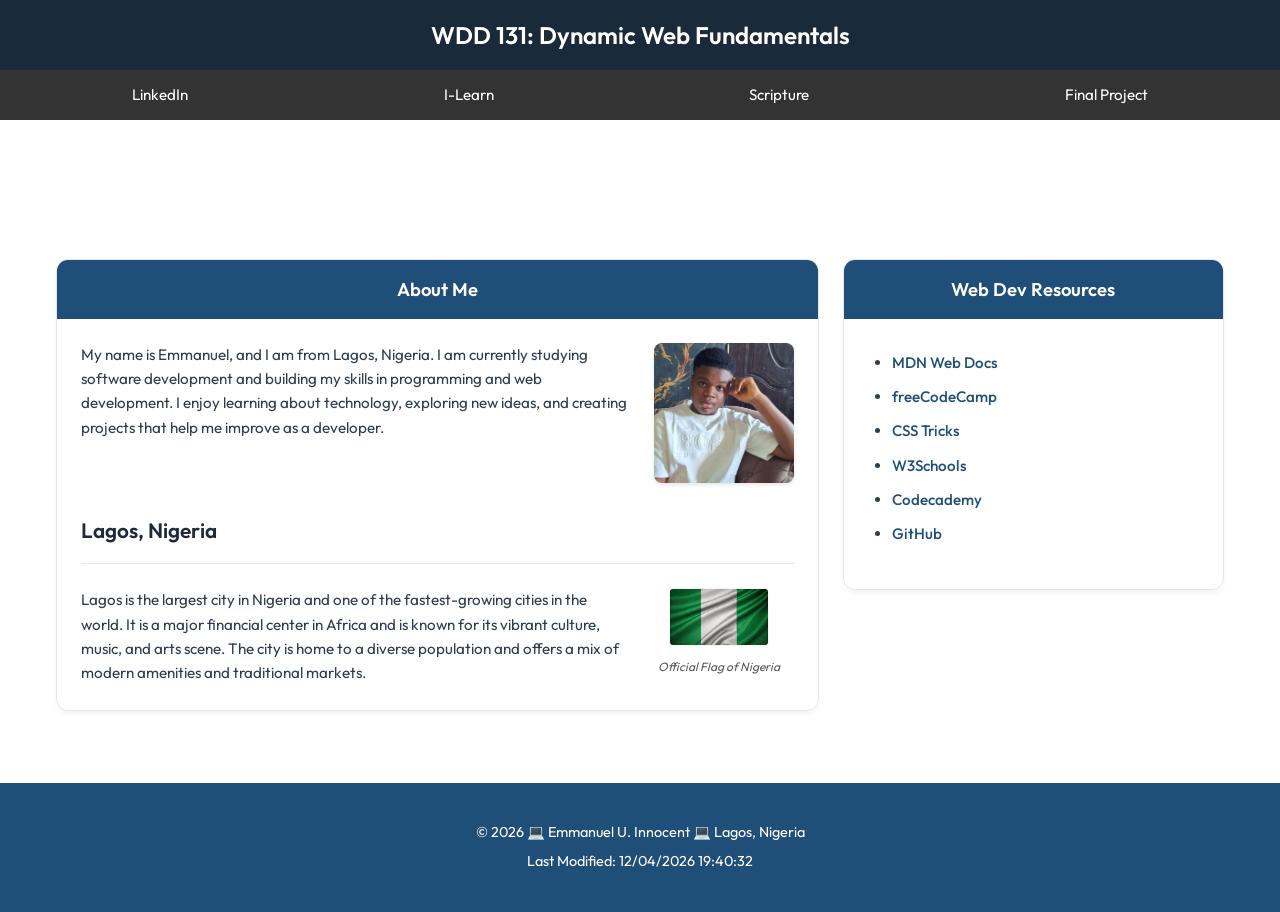
<file: index.html>
<!DOCTYPE html>
<html lang="en">
<head>
    <meta charset="UTF-8">
    <meta name="author" content="Emmanuel U. Innocent">
    <meta name="description" content="Learn about Emmanuel U. Innocent, his background in Lagos, Nigeria, and his journey into web development through WDD 131.">
    <meta name="viewport" content="width=device-width, initial-scale=1.0">
    <title>WDD 131: Dynamic Web Fundamentals - Emmanuel U. Innocent</title>
    <link rel="preconnect" href="https://fonts.googleapis.com">
    <link rel="preconnect" href="https://fonts.gstatic.com" crossorigin>
    <link href="https://fonts.googleapis.com/css2?family=Outfit:wght@400;500;600;700&display=swap" rel="stylesheet">
    <link rel="stylesheet" href="styles/base.css">
    <script src="scripts/getdates.js" defer></script>
</head>
<body>
  <header>
    <h1>WDD 131: Dynamic Web Fundamentals</h1>
  </header>
  <nav>
    <a href="https://www.linkedin.com/" target="_blank" rel="noopener noreferrer">LinkedIn</a>
    <a href="https://ilearn.byui.edu/" target="_blank" rel="noopener noreferrer">I-Learn</a>
    <a href="https://www.churchofjesuschrist.org/study/scriptures" target="_blank" rel="noopener noreferrer">Scripture</a>
    <a href="#resources">Final Project</a>
  </nav>
  <main>
    <h1>Emmanuel U. Innocent</h1>
    <div class="holy-grail-grid">
      <section class="card about-card" id="about">
        <h2>About Me</h2>
        <div class="card-content">
          <div class="profile-holygrail">
            <p>My name is Emmanuel, and I am from Lagos, Nigeria. I am currently studying software development and building my skills in programming and web development. I enjoy learning about technology, exploring new ideas, and creating projects that help me improve as a developer.</p>
            <div class="bio-photo">
              <img src="images/profile.jpg" alt="Portrait of Emmanuel U. Innocent">
            </div>
          </div>
          <h4>Lagos, Nigeria</h4>
          <div class="country-holygrail">
            <p>Lagos is the largest city in Nigeria and one of the fastest-growing cities in the world. It is a major financial center in Africa and is known for its vibrant culture, music, and arts scene. The city is home to a diverse population and offers a mix of modern amenities and traditional markets.</p>
            <div class="country-flag">
              <figure>
                <img src="images/flag.jpg" alt="Flag of Nigeria">
                <figcaption>Official Flag of Nigeria</figcaption>
              </figure>
            </div>
          </div>
        </div>
      </section>
      
      <section class="card resources-card" id="resources">
        <h2>Web Dev Resources</h2>
        <div class="card-content">
          <ul>
            <li><a href="https://developer.mozilla.org/" target="_blank" rel="noopener noreferrer">MDN Web Docs</a></li>
            <li><a href="https://www.freecodecamp.org/" target="_blank" rel="noopener noreferrer">freeCodeCamp</a></li>
            <li><a href="https://css-tricks.com/" target="_blank" rel="noopener noreferrer">CSS Tricks</a></li>
            <li><a href="https://www.w3schools.com/" target="_blank" rel="noopener noreferrer">W3Schools</a></li>
            <li><a href="https://www.codecademy.com/" target="_blank" rel="noopener noreferrer">Codecademy</a></li>
            <li><a href="https://github.com/" target="_blank" rel="noopener noreferrer">GitHub</a></li>
          </ul>
        </div>
      </section>
    </div>
  </main>

  <footer>
    <p>&copy; <span id="currentyear"></span> 💻 Emmanuel U. Innocent 💻 Lagos, Nigeria</p>
    <p id="lastModified"></p>
  </footer>
</body>
</html>
</file>
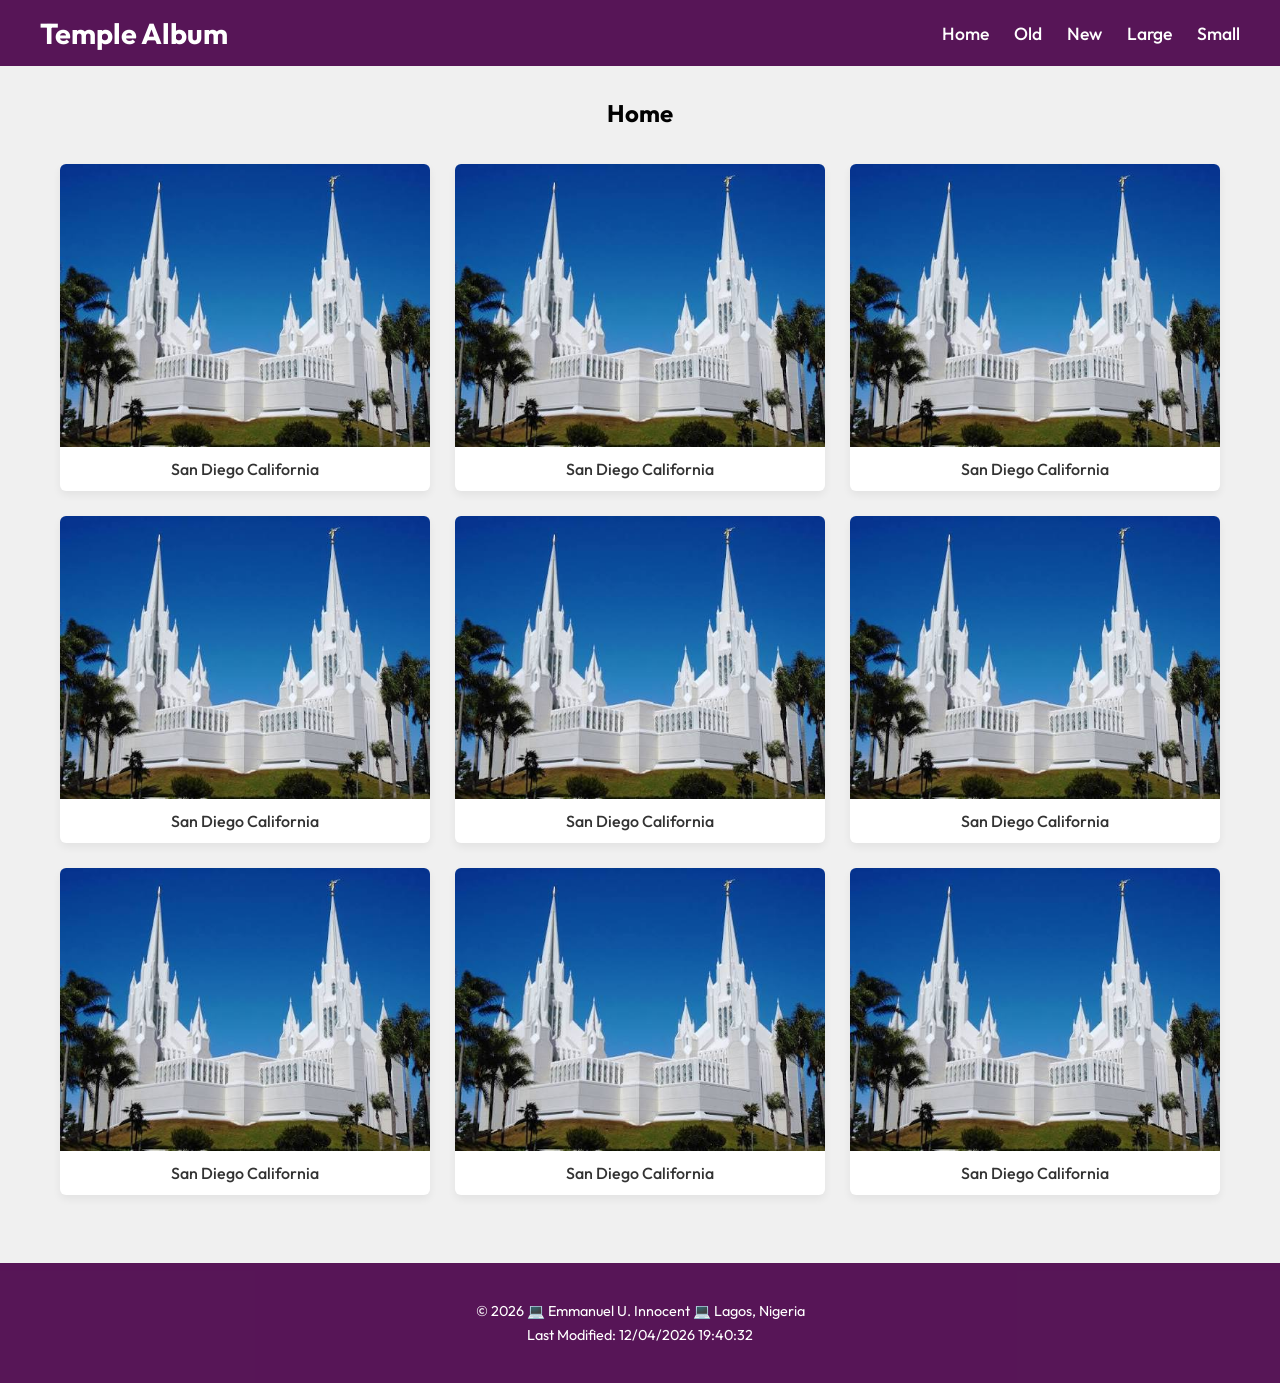
<file: temples.html>
<!DOCTYPE html>
<html lang="en">
<head>
  <meta charset="UTF-8">
  <meta name="viewport" content="width=device-width, initial-scale=1.0">
  <meta name="description" content="Explore a collection of beautiful temples from around the world in this responsive Temple Album.">
  <meta name="author" content="Emmanuel U. Innocent">
  <link rel="preconnect" href="https://fonts.googleapis.com">
  <link rel="preconnect" href="https://fonts.gstatic.com" crossorigin>
  <link href="https://fonts.googleapis.com/css2?family=Outfit:wght@400;500;600;700&display=swap" rel="stylesheet">
  <link rel="stylesheet" href="styles/temples.css">
  <link rel="stylesheet" href="styles/temples-large.css">
  <script src="scripts/temples.js" defer></script>
  <title>Temple Album</title>
</head>
<body>
  <header>
    <h1>Temple Album</h1>
    <button id="menu-toggle" aria-label="Toggle Menu">☰</button>
    <nav id="nav-menu">
      <ul>
        <li><a href="#">Home</a></li>
        <li><a href="#">Old</a></li>
        <li><a href="#">New</a></li>
        <li><a href="#">Large</a></li>
        <li><a href="#">Small</a></li>
      </ul>
    </nav>
  </header>
  <main>
    <h2>Home</h2>
    <div id="temple-grid">
    </div>
  </main>
  <footer>
    <p>&copy; <span id="currentyear"></span> 💻 Emmanuel U. Innocent 💻 Lagos, Nigeria</p>
    <p id="lastModified"></p>
  </footer>
</body>
</html>
</file>
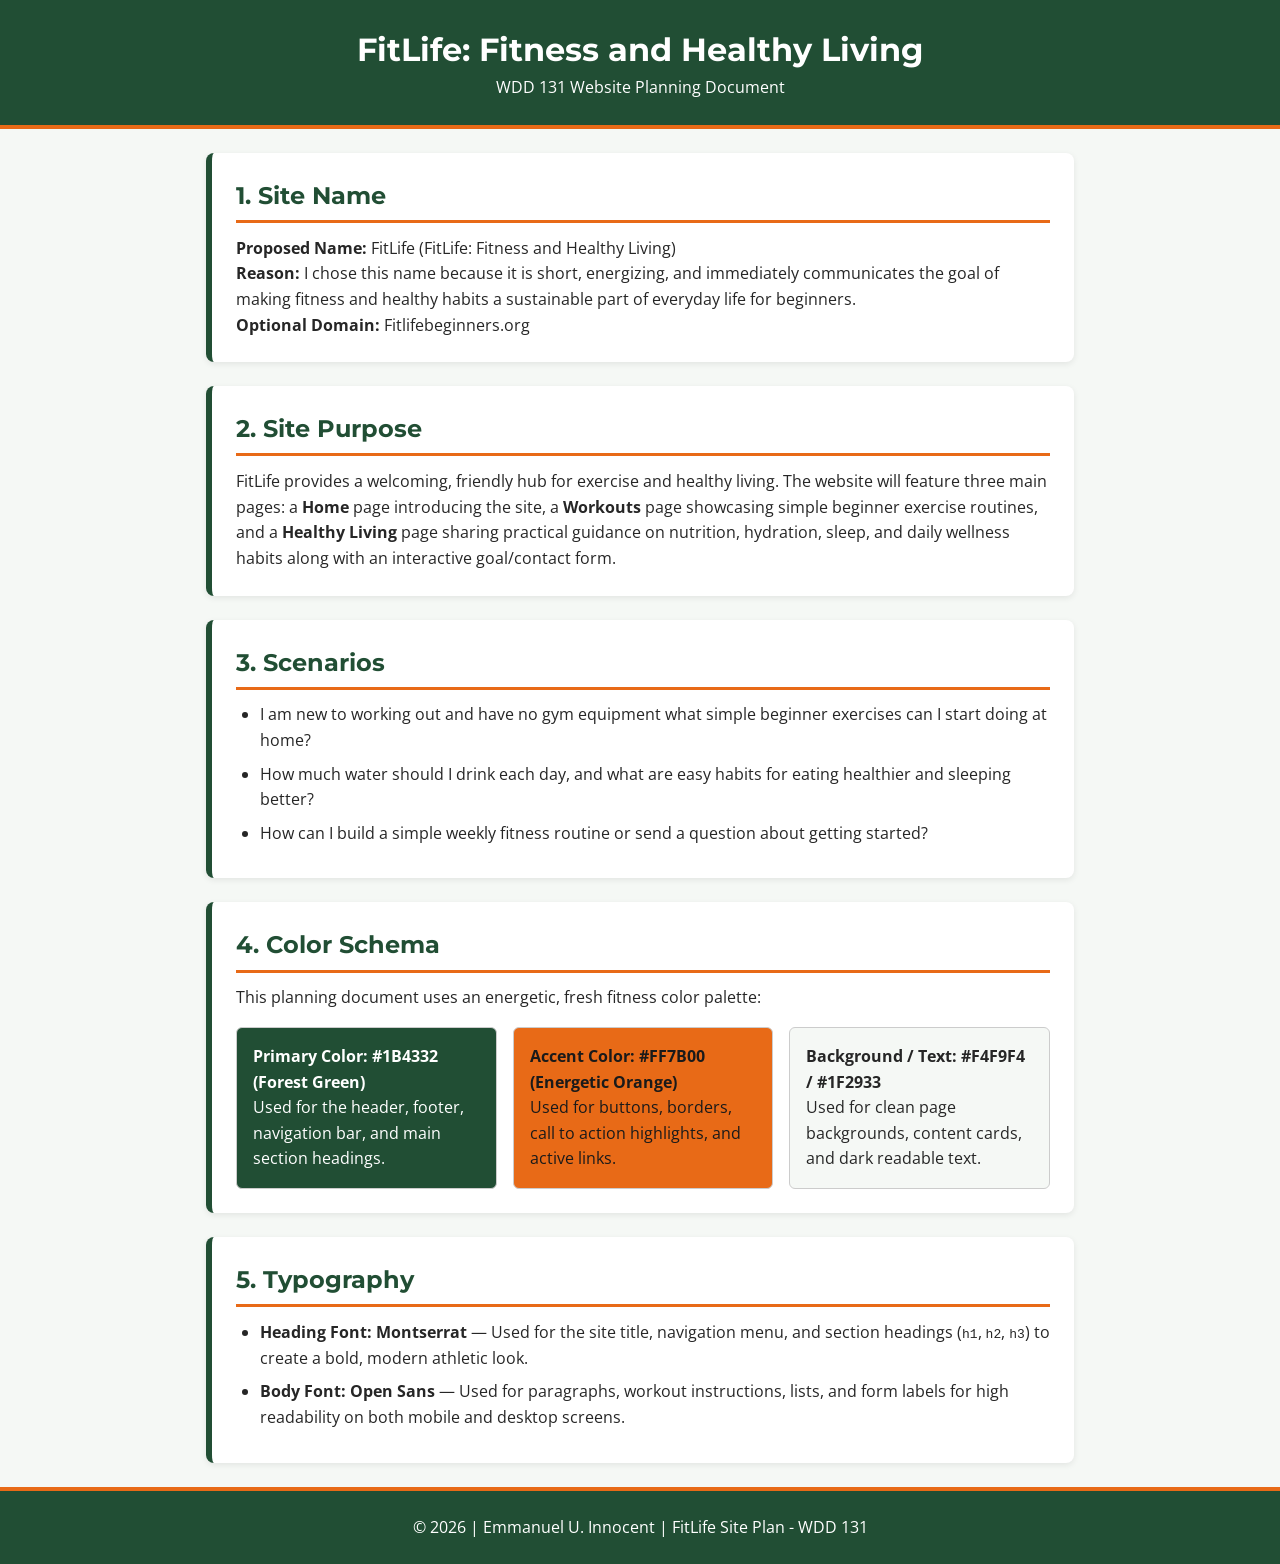
<file: project/siteplan.html>
<!DOCTYPE html>
<html lang="en">
<head>
    <meta charset="UTF-8">
    <meta name="viewport" content="width=device-width, initial-scale=1.0">
    <title>FitLife Website Site Plan</title>
    <meta name="description" content="Website planning document for FitLife: Fitness and Healthy Living.">
    <meta name="author" content="Emmanuel U. Innocent">
    <link rel="preconnect" href="https://fonts.googleapis.com">
    <link rel="preconnect" href="https://fonts.gstatic.com" crossorigin>
    <link href="https://fonts.googleapis.com/css2?family=Montserrat:wght@600;700&family=Open+Sans:wght@400;600&display=swap" rel="stylesheet">
    <link rel="stylesheet" href="styles/siteplan.css">
</head>
<body>
    <header>
      <h1>FitLife: Fitness and Healthy Living</h1>
      <p>WDD 131 Website Planning Document</p>
    </header>
    <main>
    <section>
      <h2>1. Site Name</h2>
      <p><strong>Proposed Name:</strong> FitLife (FitLife: Fitness and Healthy Living)</p>
      <p><strong>Reason:</strong> I chose this name because it is short, energizing, and immediately communicates the goal of making fitness and healthy habits a sustainable part of everyday life for beginners.</p>
      <p><strong>Optional Domain:</strong> Fitlifebeginners.org</p>
    </section>
    <section>
      <h2>2. Site Purpose</h2>
      <p>FitLife provides a welcoming, friendly hub for exercise and healthy living. The website will feature three main pages: a <strong>Home</strong> page introducing the site, a <strong>Workouts</strong> page showcasing simple beginner exercise routines, and a <strong>Healthy Living</strong> page sharing practical guidance on nutrition, hydration, sleep, and daily wellness habits along with an interactive goal/contact form.</p>
    </section>
    <section>
      <h2>3. Scenarios</h2>
      <ul>
        <li>I am new to working out and have no gym equipment what simple beginner exercises can I start doing at home?</li>
        <li>How much water should I drink each day, and what are easy habits for eating healthier and sleeping better?</li>
        <li>How can I build a simple weekly fitness routine or send a question about getting started?</li>
      </ul>
    </section>
    <section>
      <h2>4. Color Schema</h2>
      <p>This planning document uses an energetic, fresh fitness color palette:</p>
      <div class="color-grid">
      <div class="color-box primary">
        <strong>Primary Color: #1B4332 (Forest Green)</strong><br>
        Used for the header, footer, navigation bar, and main section headings.
      </div>
      <div class="color-box secondary">
        <strong>Accent Color: #FF7B00 (Energetic Orange)</strong><br>
        Used for buttons, borders, call to action highlights, and active links.
      </div>
      <div class="color-box background">
        <strong>Background / Text: #F4F9F4 / #1F2933</strong><br>
        Used for clean page backgrounds, content cards, and dark readable text.
      </div>
      </div>
    </section>
    <section>
      <h2>5. Typography</h2>
      <ul>
        <li><strong>Heading Font: Montserrat</strong> — Used for the site title, navigation menu, and section headings (<code>h1</code>, <code>h2</code>, <code>h3</code>) to create a bold, modern athletic look.</li>
        <li><strong>Body Font: Open Sans</strong> — Used for paragraphs, workout instructions, lists, and form labels for high readability on both mobile and desktop screens.</li>
      </ul>
    </section>
    </main>
    <footer>
        <p>&copy; 2026 | Emmanuel U. Innocent | FitLife Site Plan - WDD 131</p>
    </footer>
</body>
</html>
</file>
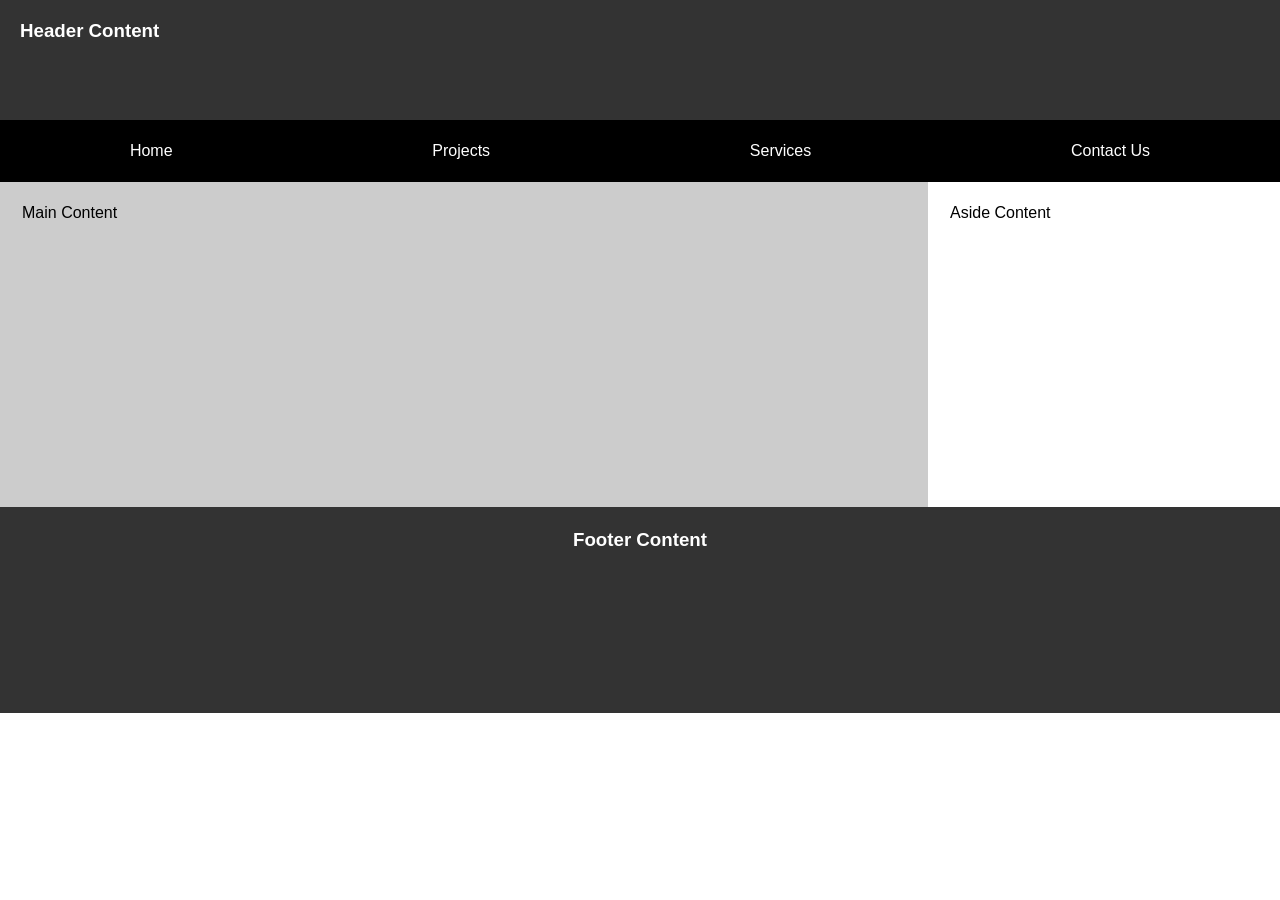
<file: week01/basic-layout.html>
<!DOCTYPE html>
<html lang="en">
<head>
    <meta charset="UTF-8">
    <meta name="viewport" content="width=device-width, initial-scale=1.0">
    <title>Holy Grail Layout</title>
    <link rel="stylesheet" href="styles/layout.css">
</head>
<body>
    <header>
        <h3>Header Content</h3>
    </header>
    <nav>
        <a href="#">Home</a>
        <a href="#">Projects</a>
        <a href="#">Services</a>
        <a href="#">Contact Us</a>
    </nav>
    <div class="content">
        <main>
            <p>Main Content</p>
        </main>

        <aside>
            <p>Aside Content</p>
        </aside>
    </div>
    <footer>
        <h3>Footer Content</h3>
    </footer>
</body>
</html>
</file>
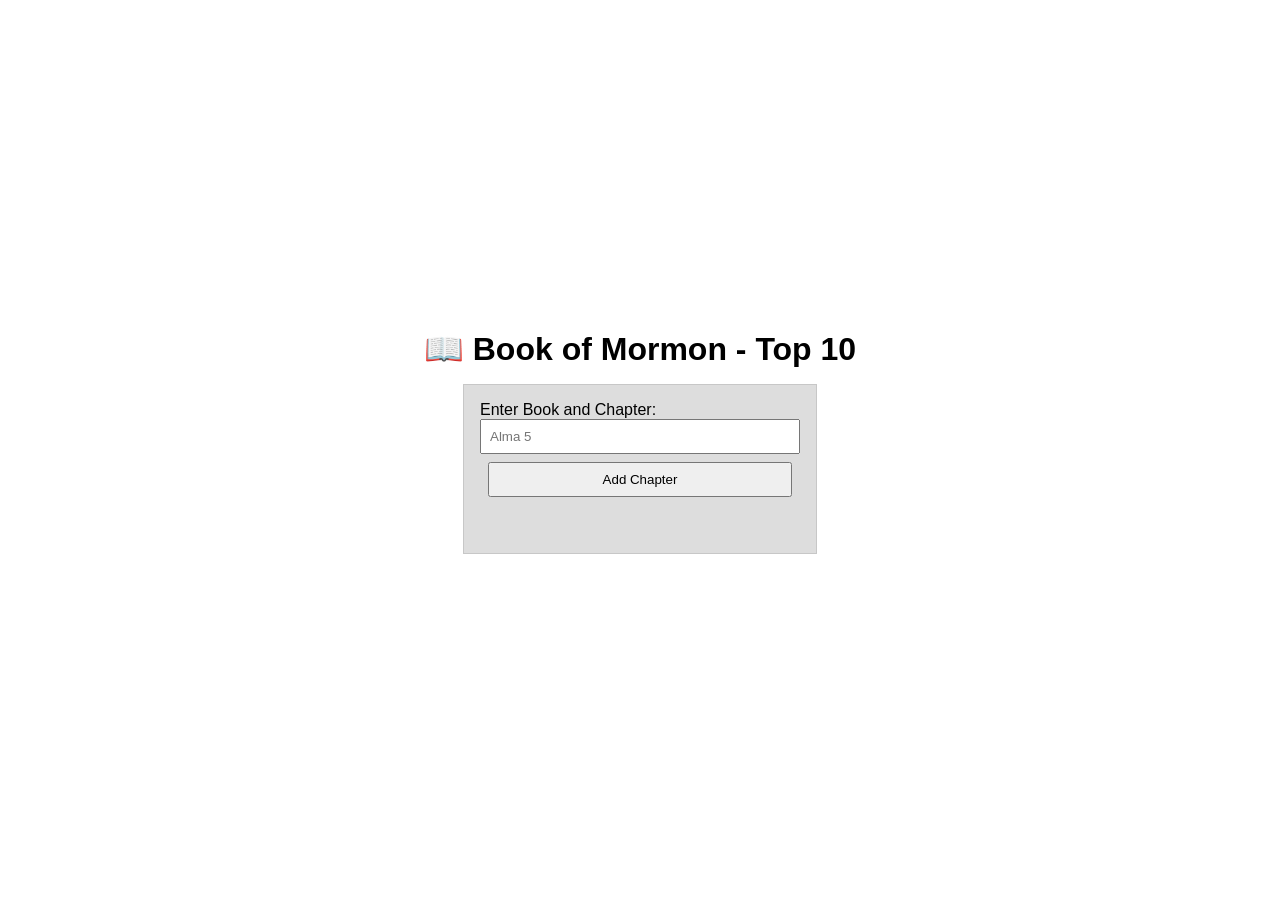
<file: week02/bom.html>
<!DOCTYPE html>
<html lang="en">
<head>
  <meta charset="UTF-8">
  <meta name="viewport" content="width=device-width, initial-scale=1.0">
  <link rel="stylesheet" href="styles/bom.css">
  <script src="scripts/bom.js" defer></script>
  <title>Document</title>
</head>
<body>
  <h1>📖 Book of Mormon - Top 10</h1>
<main>
	<label for="favchap">Enter Book and Chapter: </label>
	<input type="text" id="favchap" placeholder="Alma 5">
	<button type="submit">Add Chapter</button>
	<ul id="list"></ul>
</main>
</body>
</html>
</file>
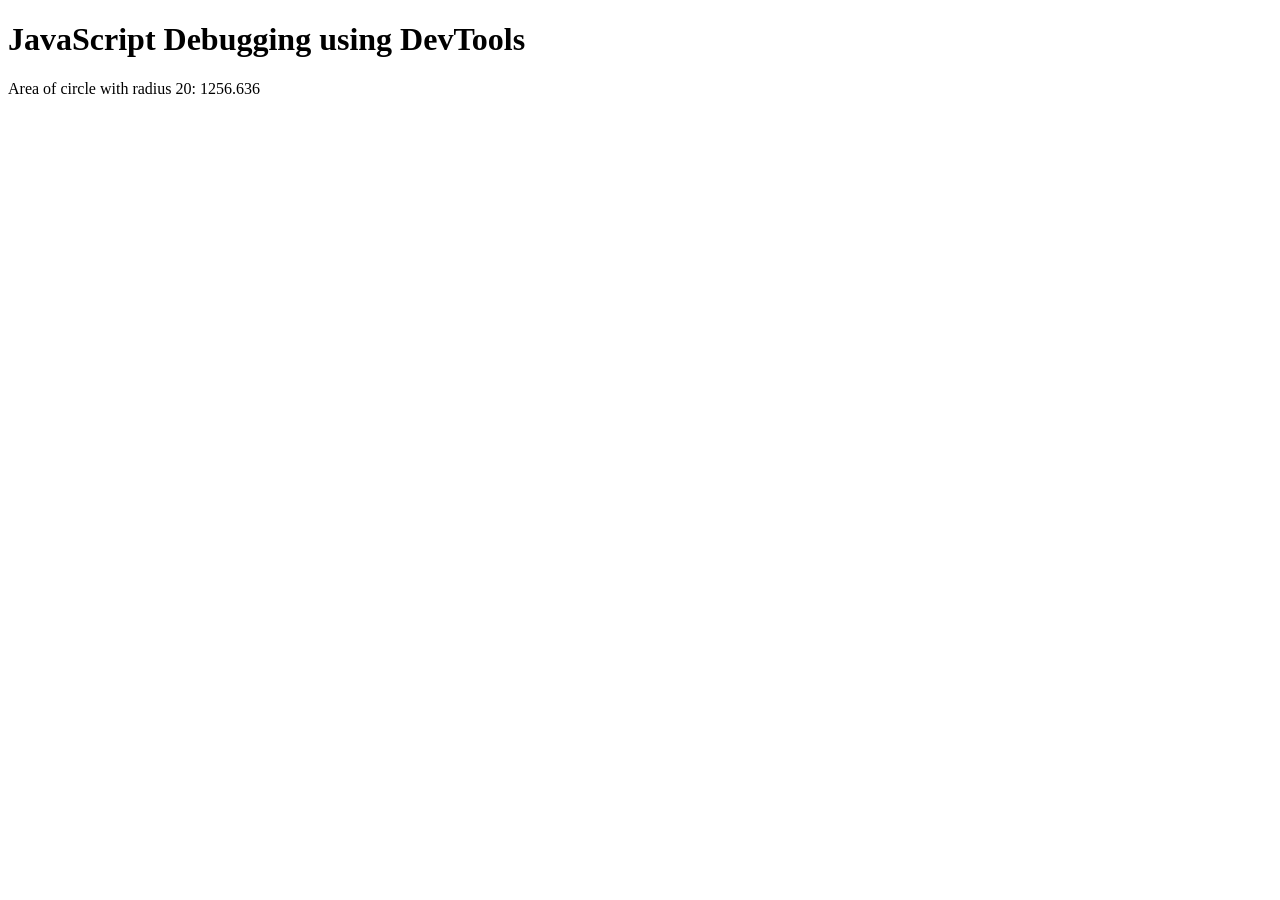
<file: week02/debugging.html>
<!DOCTYPE html>
<html lang="en">
<head>
  <meta charset="UTF-8">
  <meta name="viewport" content="width=device-width, initial-scale=1.0">
  <script src="scripts/debugging.js" defer></script>
  <title>Debugging Activity</title>
</head>
<body>
  <h1>JavaScript Debugging using DevTools</h1>
  <p>Area of circle with radius <span id="radius"></span>: <span id="area"></span></p>
</body>
</html>
</file>
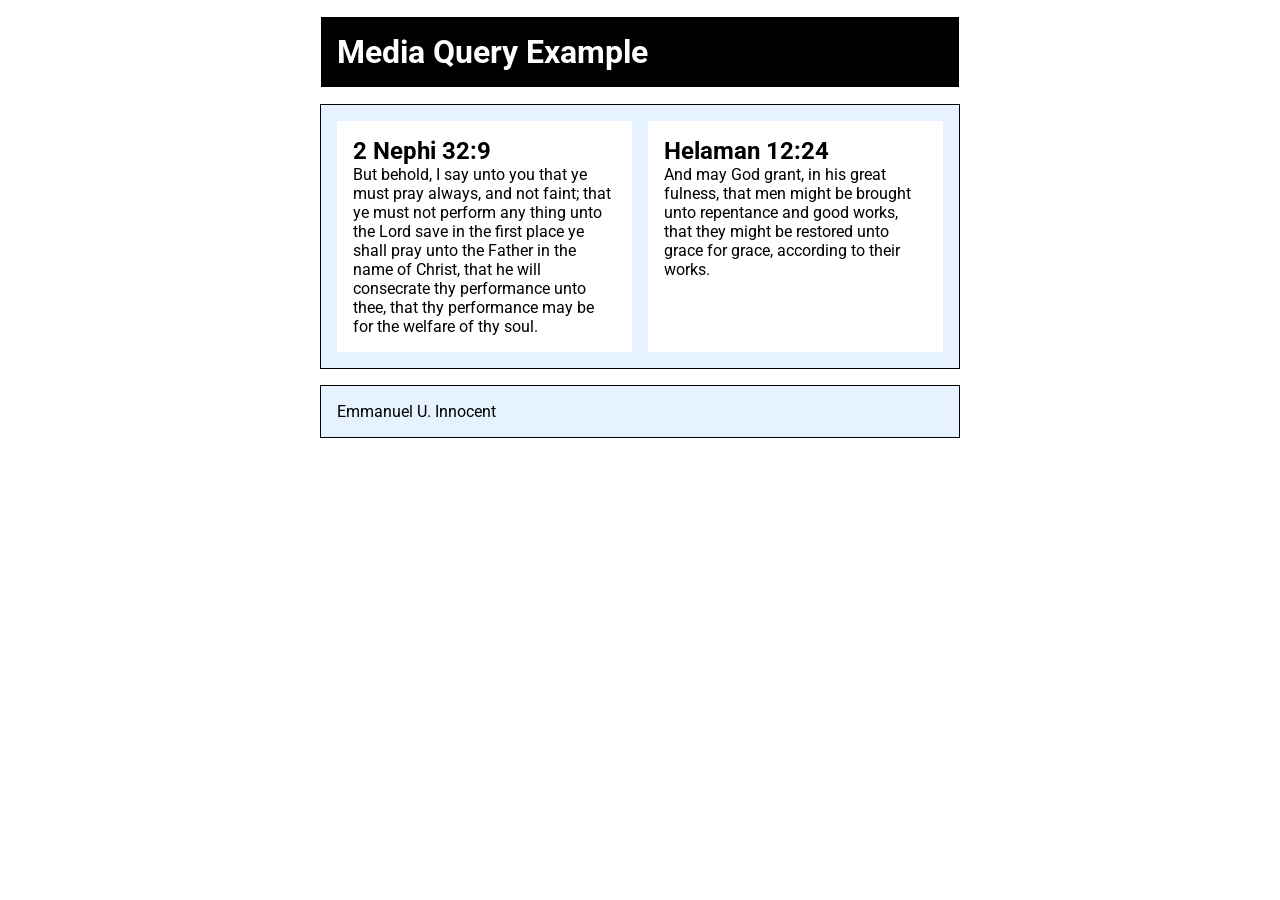
<file: week02/media-query.html>
<!DOCTYPE html>
<html lang="en">
<head>
  <meta charset="utf-8">
  <meta name="viewport" content="width=device-width, initial-scale=1.0">
  <title>WDD 131 – Media Query Example</title>
  <meta name="description" content=".">
  <meta name="author" content="[Emmanuel Uwana Innocent]">
  <link rel="preconnect" href="https://fonts.googleapis.com">
  <link rel="preconnect" href="https://fonts.gstatic.com" crossorigin>
  <link href="https://fonts.googleapis.com/css2?family=Roboto&display=swap" rel="stylesheet">
  <link rel="stylesheet" href="styles/media-query.css">
  <link rel="stylesheet" href="styles/media-query-large.css">
  <title>Document</title>
</head>
<body>
  <header>
    <h1>Media Query Example</h1>
  </header>
  <main>
    <section>
      <h2>2 Nephi 32:9</h2>
      <p>But behold, I say unto you that ye must pray always, and not faint; that ye must not perform any thing unto the Lord save in the first place ye shall pray unto the Father in the name of Christ, that he will consecrate thy performance unto thee, that thy performance may be for the welfare of thy soul.</p>
    </section>
    <section>
      <h2>Helaman 12:24</h2>
      <p>And may God grant, in his great fulness, that men might be brought unto repentance and good works, that they might be restored unto grace for grace, according to their works.</p>
    </section>
  </main>
  <footer>
    <p>Emmanuel U. Innocent</p>
  </footer>
</body>
</html>
</file>
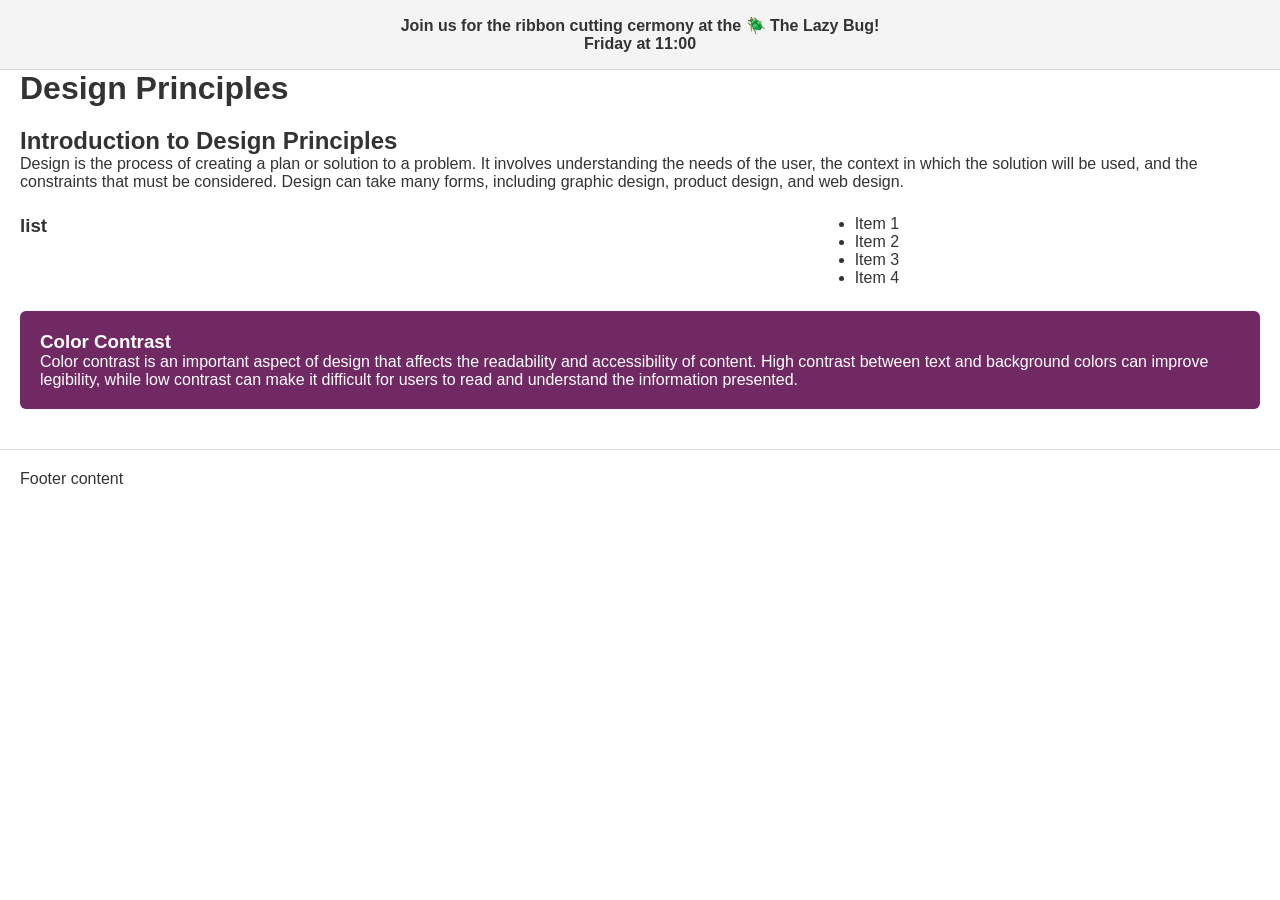
<file: week03/design.html>
<!DOCTYPE html>
<html lang="en">
<head>
  <meta charset="UTF-8">
  <meta name="viewport" content="width=device-width, initial-scale=1.0">
  <meta name="description" content="Learn about the principles of design and how to create effective visual solutions in this informative Design page.">
  <link rel="stylesheet" href="styles/design.css">
  <title>Design</title>
</head>
<body>
  <header>
  <div class="banner">Join us for the ribbon cutting cermony at the 🪲 The Lazy Bug!<br>Friday at 11:00</div>
  <h1>Design Principles</h1>
  </header>
  <main>
    <section>
      <h2>Introduction to Design Principles</h2>
      <article>
        <p>Design is the process of creating a plan or solution to a problem. It involves understanding the needs of the user, the context in which the solution will be used, and the constraints that must be considered. Design can take many forms, including graphic design, product design, and web design.</p>
      </article>
    </section>
      <h3>list</h3>
      <ul>
      <li>Item 1</li>
      <li>Item 2</li>
      <li>Item 3</li>
      <li>Item 4</li>
      </ul>
      </section>
    <div class="callout">
      <h3>Color Contrast</h3>
      <p>Color contrast is an important aspect of design that affects the readability and accessibility of content. High contrast between text and background colors can improve legibility, while low contrast can make it difficult for users to read and understand the information presented.</p>
    </div>
  </main>
  <footer>
    Footer content
  </footer>
</body>
</html>
</file>
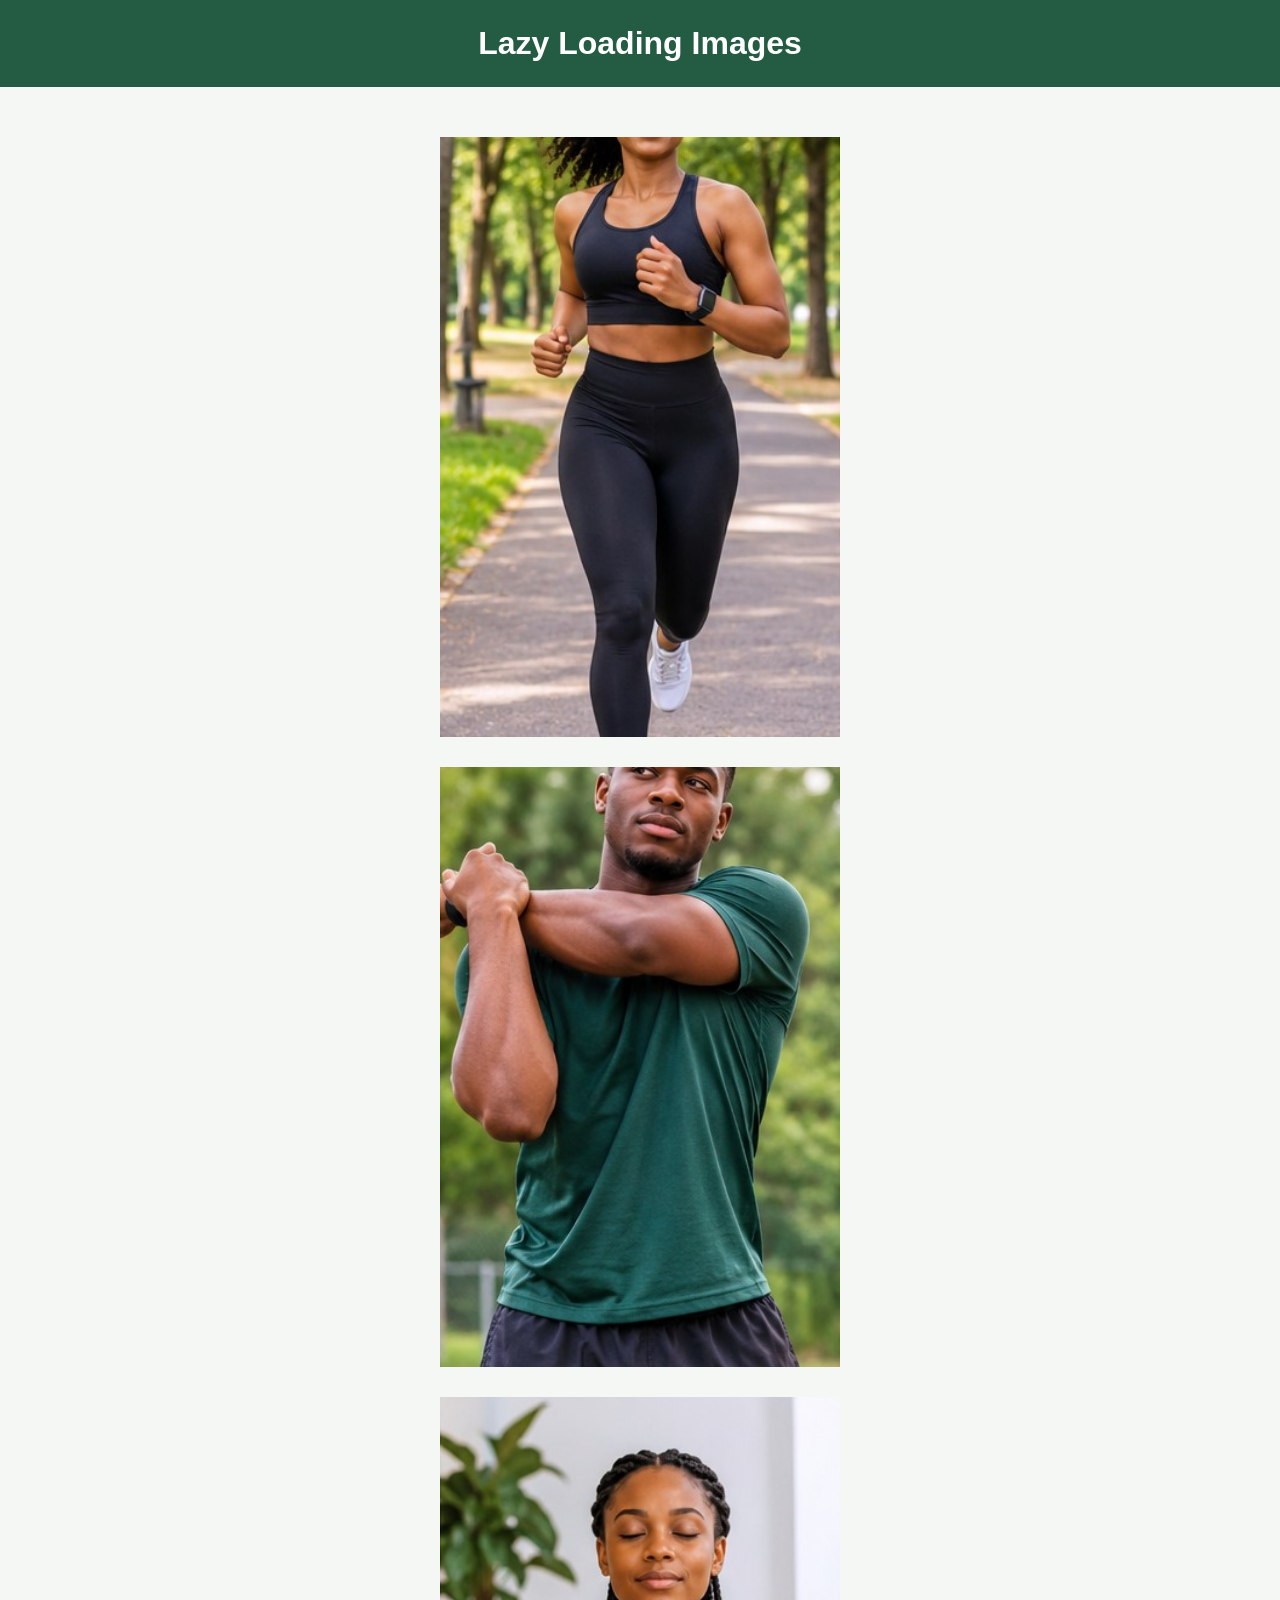
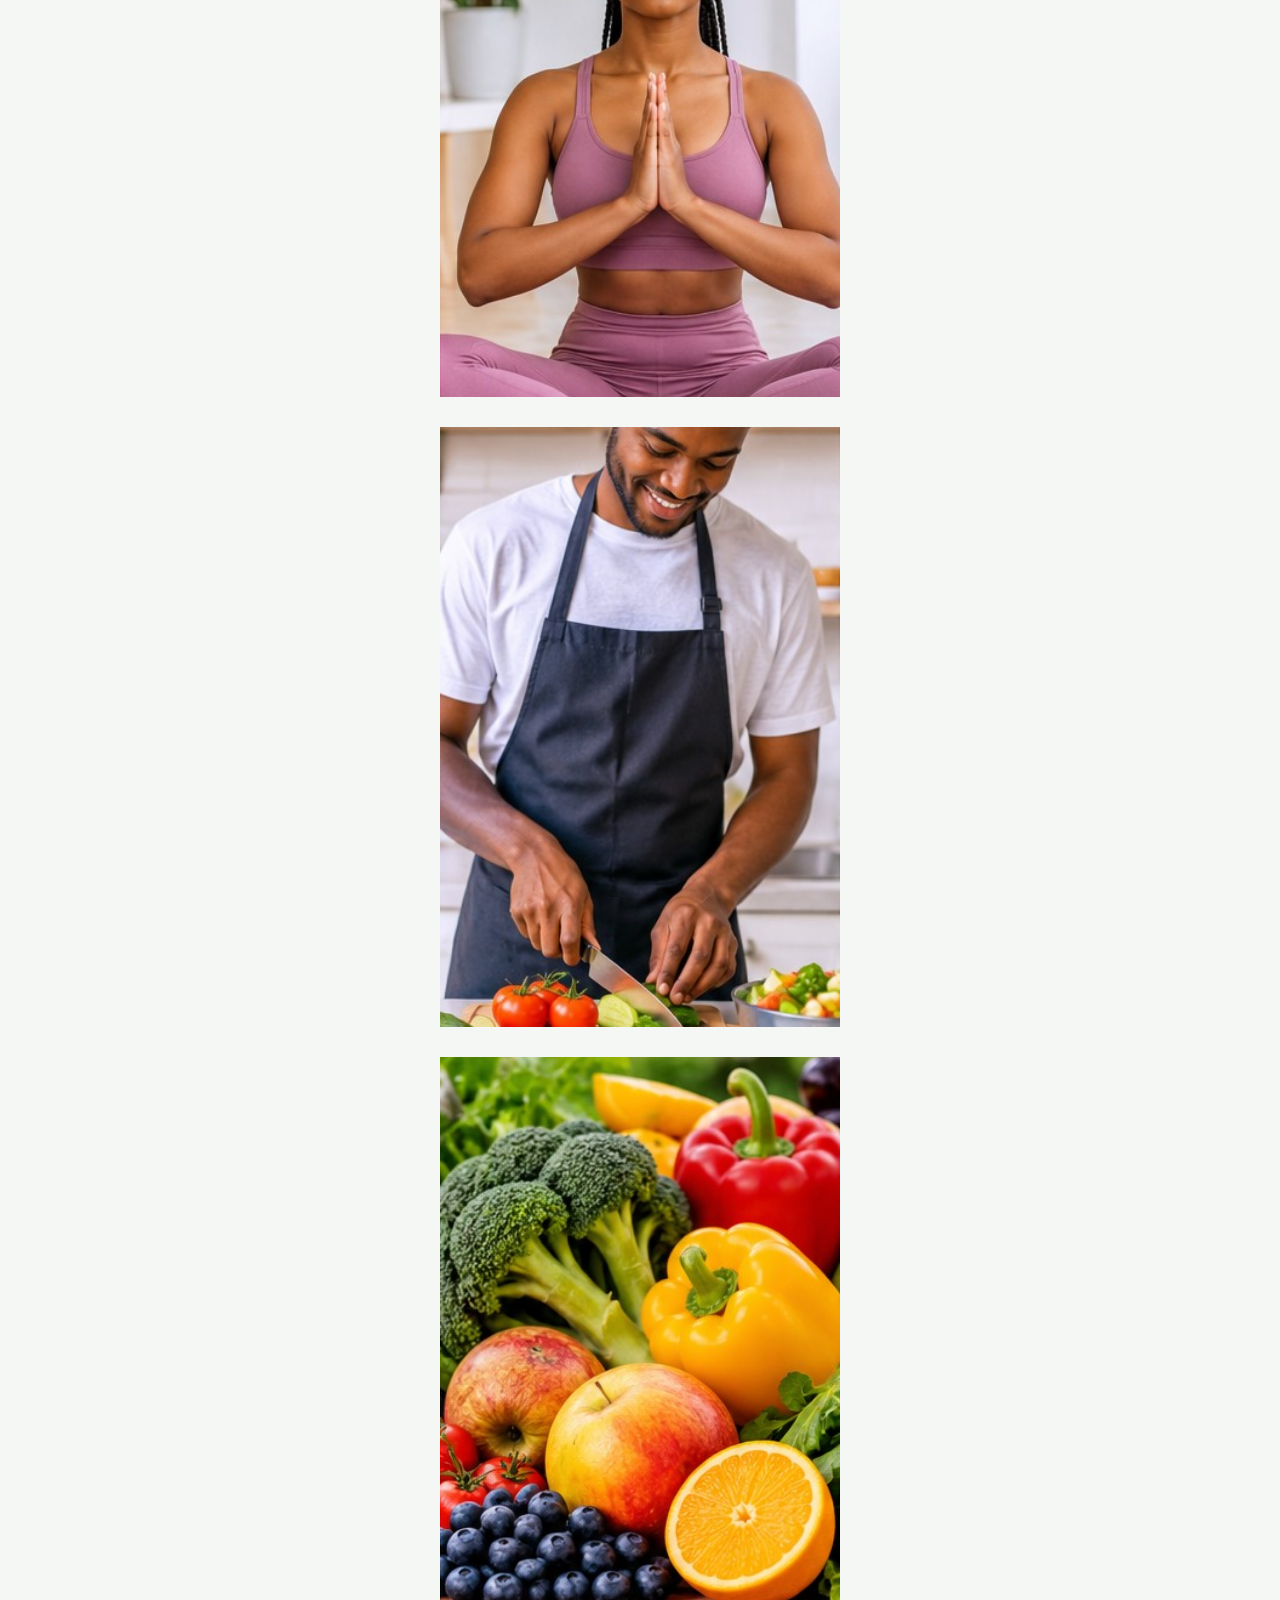
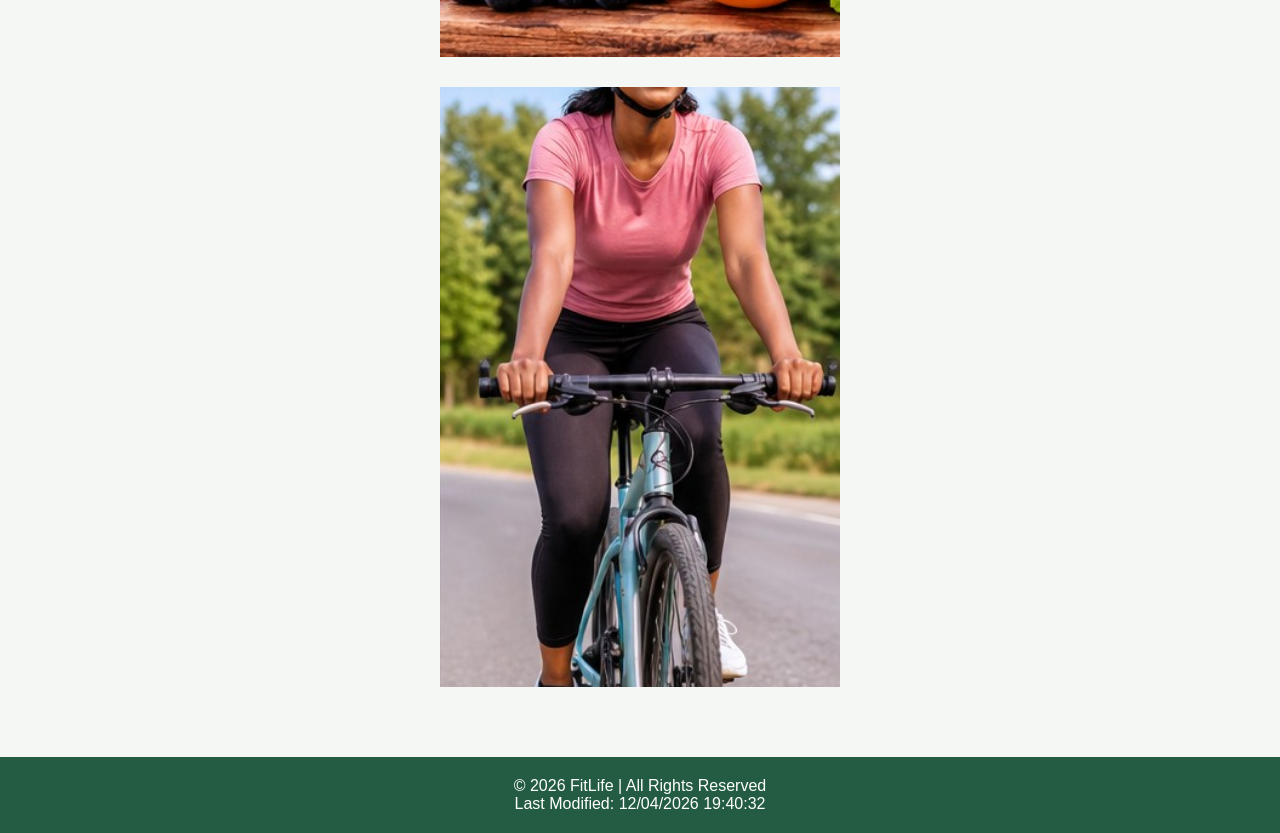
<file: Week04/lazyload.html>
<!DOCTYPE html>
<html lang="en">
<head>
    <meta charset="UTF-8">
    <meta name="viewport" content="width=device-width, initial-scale=1.0">
    <meta name="description" content="A demonstration of lazy loading images using HTML, CSS and JavaScript.">
    <meta name="author" content="Emmanuel Innocent">
    <title>Lazy Loading Images</title>
    <link rel="stylesheet" href="styles/lazyload.css">
    <script src="scripts/lazyload.js" defer></script>
</head>
<body>
  <header>
    <h1>Lazy Loading Images</h1>
  </header>
  <main>
    <img src="images/jogging.jpg"alt="A person jogging outdoors"loading="lazy"width="400"height="600">
    <img src="images/stretching.jpg"alt="A person stretching before exercise"loading="lazy"width="400"height="600">
    <img src="images/yoga.jpg"alt="A person practising yoga"loading="lazy"width="400"height="600">
    <img src="images/healthy-meal.jpg"alt="A healthy meal prepared with fresh ingredients"loading="lazy"width="400"height="600">
    <img src="images/fruits.jpg"alt="Fresh fruits and vegetables"loading="lazy"width="400"height="600">
    <img src="images/cycling.jpg"alt="A person cycling outdoors"loading="lazy"width="400"height="600">
  </main>
  <footer>
    <p>&copy; 2026 FitLife | All Rights Reserved</p>
    <p>Last Modified: <span id="lastModified"></span></p>
  </footer>
</body>
</html>
</file>
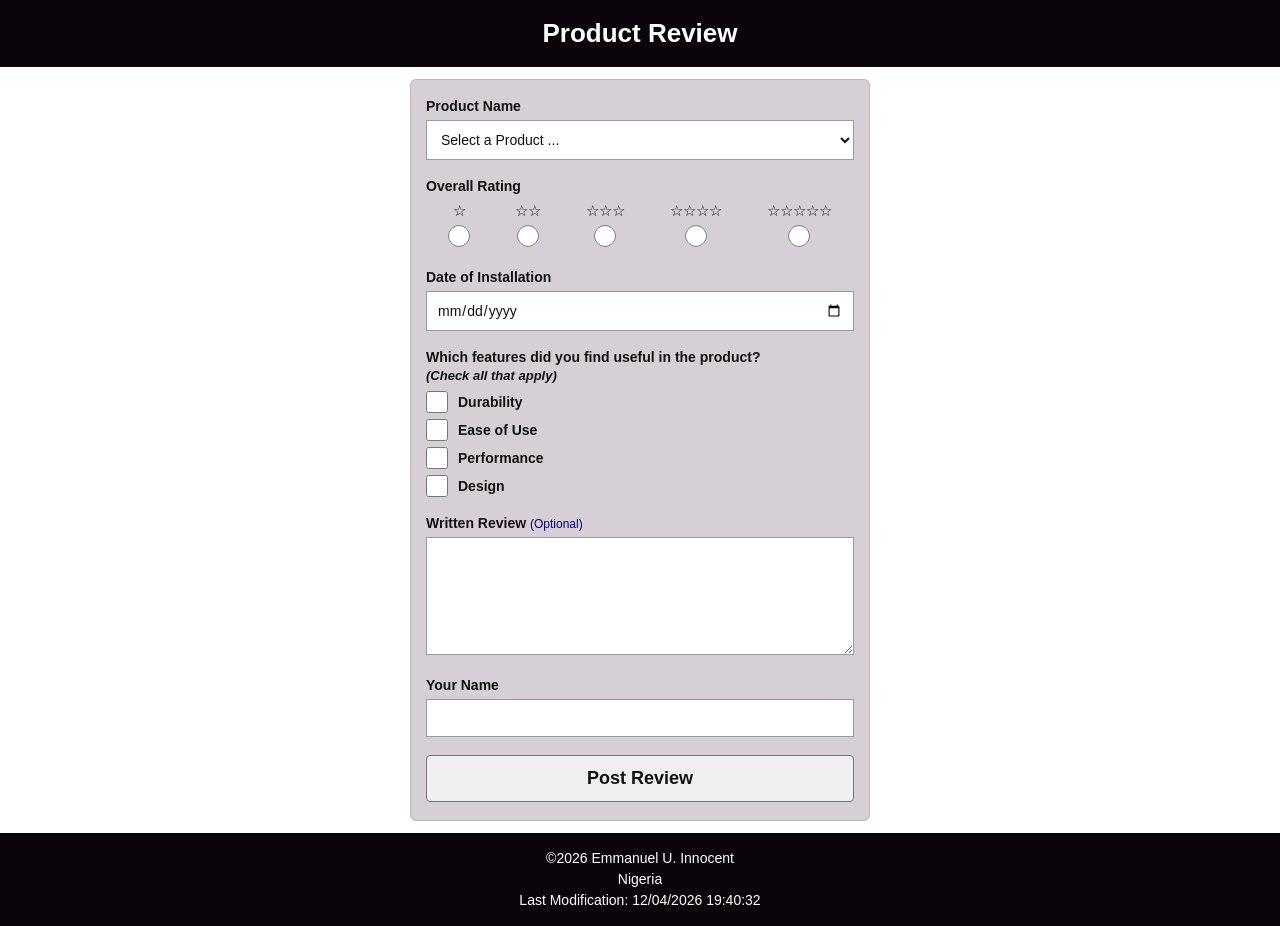
<file: Week05/form.html>
<!DOCTYPE html>
<html lang="en">
<head>
  <meta charset="UTF-8">
  <meta name="viewport" content="width=device-width, initial-scale=1.0">
  <title>Product Review Form</title>
  <meta name="description" content="Product review form for WDD 131 assignment">
  <meta name="author" content="Emmanuel U. Innocent">
  <link rel="stylesheet" href="styles/form.css">
  <script src="scripts/form.js" defer></script>
</head>
<body>
  <header>
    <h1>Product Review</h1>
  </header>
  <main>
    <form method="get" action="review.html">
      <div class="form-group">
        <label for="productName">Product Name</label>
        <select id="productName" name="productName" required>
          <option value="" disabled selected>Select a Product ...</option>
          <option value="adjustable-dumbbells">Adjustable Dumbbell Set</option>
          <option value="olympic-barbell">Olympic Barbell</option>
          <option value="treadmill">Treadmill</option>
          <option value="exercise-bike">Stationary Exercise Bike</option>
          <option value="squat-rack">Squat Power Rack</option>
          <option value="rowing-machine">Rowing Machine</option>
          <option value="kettlebell-set">Kettlebell Set</option>
        </select>
      </div>
      <div class="form-group">
        <p class="group-label">Overall Rating</p>
        <div class="rating-container">
          <div class="rating-option">
            <label for="star1">&star;</label>
            <input type="radio" id="star1" name="rating" value="1" required>
          </div>
          <div class="rating-option">
            <label for="star2">&star;&star;</label>
            <input type="radio" id="star2" name="rating" value="2" required>
          </div>
          <div class="rating-option">
            <label for="star3">&star;&star;&star;</label>
            <input type="radio" id="star3" name="rating" value="3" required>
          </div>
          <div class="rating-option">
            <label for="star4">&star;&star;&star;&star;</label>
            <input type="radio" id="star4" name="rating" value="4" required>
          </div>
          <div class="rating-option">
            <label for="star5">&star;&star;&star;&star;&star;</label>
            <input type="radio" id="star5" name="rating" value="5" required>
          </div>
        </div>
      </div>
      <div class="form-group">
        <label for="installDate">Date of Installation</label>
        <input type="date" id="installDate" name="installDate" required>
      </div>
      <div class="form-group">
        <p class="group-label">Which features did you find useful in the product?</p>
        <p class="italic-note">(Check all that apply)</p>
        <div class="checkbox-list">
          <div class="checkbox-item">
            <input type="checkbox" id="durability" name="features" value="Durability">
            <label for="durability">Durability</label>
          </div>
          <div class="checkbox-item">
            <input type="checkbox" id="ease" name="features" value="Ease of Use">
            <label for="ease">Ease of Use</label>
          </div>
          <div class="checkbox-item">
            <input type="checkbox" id="performance" name="features" value="Performance">
            <label for="performance">Performance</label>
          </div>
          <div class="checkbox-item">
            <input type="checkbox" id="design" name="features" value="Design">
            <label for="design">Design</label>
          </div>
        </div>
      </div>
      <div class="form-group">
        <label for="writtenReview">Written Review <span class="optional">(Optional)</span></label>
        <textarea id="writtenReview" name="writtenReview" rows="6"></textarea>
      </div>
      <div class="form-group">
        <label for="userName">Your Name</label>
        <input type="text" id="userName" name="userName">
      </div>
      <input type="submit" value="Post Review" class="submit-btn">
    </form>
  </main>
  <footer>
    <p>&copy;<span id="currentyear"></span> Emmanuel U. Innocent</p>
    <p>Nigeria</p>
    <p id="lastModified"></p>
  </footer>
</body>
</html>
</file>
<file: styles/base.css>
* {
    margin: 0;
    padding: 0;
    box-sizing: border-box;
}

body {
    font-family: 'Outfit', sans-serif;
    background-color: white;
    color: #2c3e50;
    line-height: 1.6;
}

header {
    background-color: #1a2a3a;
    color: white;
    text-align: center;
    padding: 1rem 0;
}

header h1 {
    margin: 0;
    font-size: 1.5rem;
    font-weight: 600;
    text-align: center;
}

nav {
    background-color: #333;
    display: flex;
    justify-content: space-around;
    align-items: center;
    padding: 8px;
    flex-wrap: wrap;
    gap: 0.5rem;
}

nav a {
    color: white;
    text-decoration: none;
    font-size: 0.95rem;
    padding: 0.3rem 0.5rem;
}

nav a:hover {
    background-color: #1f4e79;
    border-radius: 5px;
}

main {
    max-width: 1200px;
    margin: 0 auto;
    padding: 1rem;
}

h1 {
    text-align: center;
    margin: 1.5rem 0;
    color: #17324d;
    font-size: 2rem;
    color: white;
}

.holy-grail-grid {
    display: flex;
    flex-direction: column;
    gap: 1.5rem;
    padding: 1.5rem 0;
}

@media screen and (min-width: 701px) {
    .holy-grail-grid {
        display: grid;
        grid-template-columns: 2fr 1fr; 
        gap: 1.5rem;
        align-items: start;
    }
}

.card {
    border: 1px solid #e2e8f0; 
    border-radius: 12px;
    box-shadow: 0 4px 6px -1px rgba(0, 0, 0, 0.05);
    overflow: hidden;
    height: fit-content;
}

.card h2 {
    background-color: #1f4e79;
    color: white;
    margin: 0;
    padding: 0.9rem;
    text-align: center;
    font-size: 1.15rem;
    font-weight: 600;
}

.card-content {
    padding: 1.5rem;
    font-size: 0.95rem;
}

.profile-holygrail {
    display: flex;
    flex-direction: column-reverse;
    align-items: center;
    gap: 1rem;
    margin-bottom: 1.5rem;
}

.bio-photo img {
    width: 140px;
    height: 140px;
    object-fit: cover;
    border-radius: 8px;
    box-shadow: 0 2px 4px rgba(0,0,0,0.1);
}

.about-card h4 {
    text-align: center;
    font-size: 1.3rem;
    font-weight: 600;
    margin: 1.5rem 0 1rem 0;
    color: #1e293b;
}

.country-holygrail {
    display: flex;
    flex-direction: column;
    align-items: center;
    gap: 1rem;
    border-top: 1px solid #e2e8f0;
    padding-top: 1.5rem;
}

.country-flag figure {
    margin: 0;
    text-align: center;
    width: 150px;
}

.country-flag img {
    width: 100px;
    height: auto;
    border: 1px solid whitesmoke;
    border-radius: 4px;
}

.country-flag figcaption {
    font-size: 0.75rem;
    font-style: italic;
    color: #595959;
    margin-top: 0.25rem;
}

.resources-card ul {
    padding: 0.5rem 1rem 0.5rem 1.5rem;
}
.resources-card li {
    margin-bottom: 10px;
}

.resources-card a {
    color: #1f4e79;
    text-decoration: none;
    font-weight: 500;
}

.resources-card a:hover {
    text-decoration: underline;
}

@media screen and (min-width: 701px) {
    .profile-holygrail,
    .country-holygrail {
        display: grid;
        grid-template-columns: 1fr auto;
        gap: 1.5rem;
        align-items: start;
        text-align: left;
    }
    .about-card h4 {
        text-align: left;
    }
}

footer {
    background-color: #1f4e79;
    color: white;
    text-align: center;
    padding: 2rem;
    font-size: 0.9rem;
    margin-top: 2rem;
}

footer p {
    margin: 0.4rem;
}
</file>
<file: styles/temples.css>
* {
  margin: 0;
  padding: 0;
  box-sizing: border-box;
}

body {
  font-family: 'Outfit', sans-serif;
  background-color: #f0f0f0;
}

header {
  background-color: rgba(73, 2, 73, 0.919);
  color: white;
  display: flex; 
  flex-wrap: wrap;
  justify-content: space-between; 
  align-items: center;
  padding: 15px 40px;
}

header h1 {
  font-size: 1.8rem;
}

header nav ul {
  display: flex;
  list-style: none;
  margin: 0;
  padding: 0;
  gap: 25px;
}

header nav a {
  color: white;
  text-decoration: none;
  font-weight: 500;
  font-size: 1.1rem;
}

#menu-toggle {
  display: none;
  background: none;
  border: none;
  color: white;
  font-size: 2rem;
  cursor: pointer;
}

h2 {
  text-align: center;
  color: black;
  padding: 2rem 0 1rem 0;
}

#temple-grid {
  display: grid;
  grid-template-columns: repeat(3, 1fr);
  gap: 25px; 
  padding: 20px;
  max-width: 1200px;
  margin: 0 auto; 
}

#temple-grid figure {
  margin: 0;
  text-align: center;
  background-color: white;
  padding-bottom: 12px;
  border-radius: 6px;
  box-shadow: 0 4px 8px rgba(0,0,0,0.06);
}

#temple-grid img {
  width: 100%;
  height: auto;
  display: block;
  border-radius: 6px 6px 0 0;
}

#temple-grid figcaption {
  padding-top: 12px;
  font-weight: 500;
  color: #333;
}

footer {
  background-color: rgba(73, 2, 73, 0.919);
  color: white;
  text-align: center;
  padding: 2rem;
  font-size: 0.9rem;
  margin-top: 3rem;
}

footer p {
  margin: 0.4rem;
}
</file>
<file: styles/temples-large.css>
@media (max-width: 769px) {
  header {
    padding: 15px 20px;
  }

  #menu-toggle {
    display: block;
  }
  header nav a:hover {
  color: #ffd700;
  text-decoration: underline;
  }
  header nav {
    display: none;
    width: 100%;  
  }

  header nav.open {
    display: block;
  }

  header nav ul {
    flex-direction: column;
    gap: 15px;
    padding: 20px 0 10px 0;
  }

  #temple-grid {
    grid-template-columns: 1fr;
    padding: 15px;
  }
}
</file>
<file: project/styles/siteplan.css>
:root {
    --primary-color: #214e34;
    --accent-color: #e86a17;
    --bg-color: #f5f8f5;
    --text-color: #262626;
    --heading-font: 'Montserrat', sans-serif;
    --body-font: 'Open Sans', sans-serif;
}

* {
    box-sizing: border-box;
    margin: 0;
    padding: 0;
}

body {
    font-family: var(--body-font);
    background-color: var(--bg-color);
    color: var(--text-color);
    line-height: 1.6;
}

header, footer {
    background-color: var(--primary-color);
    color: #FFFFFF;
    text-align: center;
    padding: 1.5rem 1rem;
    border-bottom: 4px solid var(--accent-color);
}

footer {
    border-bottom: none;
    border-top: 4px solid var(--accent-color);
}

h1, h2, h3 {
    font-family: var(--heading-font);
}

h2 {
    color: var(--primary-color);
    border-bottom: 3px solid var(--accent-color);
    padding-bottom: 0.3rem;
    margin-bottom: 0.8rem;
}

main {
    max-width: 900px;
    margin: 1.5rem auto;
    padding: 0 1rem;
    display: grid;
    gap: 1.5rem;
}

section {
    background-color: #FFFFFF;
    padding: 1.5rem;
    border-radius: 8px;
    border-left: 6px solid var(--primary-color);
    box-shadow: 0 2px 6px rgba(0, 0, 0, 0.08);
}

ul {
    margin-left: 1.5rem;
}

li {
    margin-bottom: 0.5rem;
}

.color-grid {
    display: grid;
    grid-template-columns: repeat(auto-fit, minmax(220px, 1fr));
    gap: 1rem;
    margin-top: 1rem;
}

.color-box {
    padding: 1rem;
    border-radius: 6px;
    border: 1px solid #cccccc;
}

.color-box.primary {
    background-color: var(--primary-color);
    color: #FFFFFF;
}

.color-box.secondary {
    background-color: var(--accent-color);
    color: #1a1a1a;
}

.color-box.background {
    background-color: var(--bg-color);
    color: var(--text-color);
}

figure {
    text-align: center;
    background-color: var(--bg-color);
    padding: 1rem;
    border-radius: 6px;
}

figure img {
    max-width: 100%;
    height: auto;
    border: 1px solid #888888;
    margin: 0.5rem 0;
}
</file>
<file: week01/styles/layout.css>
* {
    margin: 0;
    padding: 0;
    box-sizing: border-box;
}

body {
    font-family: Arial, sans-serif;
}

header {
    background-color: #333;
    color: white;
    height: 120px;
    padding: 20px;
}

nav {
    background-color: black;
    display: flex;
    justify-content: space-around;
    align-items: center;
    height: 62px;
}

nav a {
    color: white;
    text-decoration: none;
}

.content {
    display: flex;
    min-height: 325px;
}

main {
    background-color: #ccc;
    width: 72.5%;
    padding: 22px;
}

aside {
    background-color: white;
    width: 27.5%;
    padding: 22px;
}

footer {
    background-color: #333;
    color: white;
    text-align: center;
    height: 206px;
    padding: 22px;
}
</file>
<file: week02/styles/bom.css>
* {
	margin: 0;
	padding: 0;
}

body {
	height: 100vh;
	display: flex;
	flex-direction: column;
	align-items: center;
	justify-content: center;
	font-family: Acme, Arial, sans-serif;
}

h1 {
	font-size: 1.5rem;
}

main {
	margin: 1rem auto;
	border: 1px solid rgb(0 0 0 / 0.1);
	padding: 1rem;
	background-color: #ddd;
	display: flex;
	flex-direction: column;
}

input,
button {
	padding: 0.5rem;
}

button {
	margin: 0.5rem;
}

.delete {
	width: fit-content;
}

.input {
	display: flex;
	gap: 1rem;
}

.list {
	padding: 0.5rem;
}

ul {
	margin: 1rem;
	list-style: none;
}

li {
	display: flex;
	align-items: center;
	justify-content: space-between;
}

@media only screen and (min-width: 32.5em) {
	h1 {
		font-size: 2rem;
	}

	main {
		width: 320px;
	}
}
</file>
<file: week02/styles/media-query.css>
*{
      margin: 0;
    padding: 0;
    box-sizing: border-box;
}

body {
  font-family: 'Roboto', sans-serif;
}

header,main,footer {
  max-width: 640px;
  margin: 1rem auto;
  border: 1px solid;
  padding: 1rem;
  background-color: #e6f2ff;
}

main{
  display: grid;
  grid-template-columns: 1fr, 1fr;
  gap: 1rem;
}

section {
  padding: 1rem;
  background-color: #fff;
}
</file>
<file: week02/styles/media-query-large.css>
@media screen and (min-width: 500px){
  header {
    background-color: #000;
    color: white;
  }
  main{
    grid-template-columns: 1fr 1fr;
  }
}
</file>
<file: week03/styles/design.css>
*{
  box-sizing: border-box;
  padding: 0;
  margin: 0;
}

body {
  font-family: 'Roboto', sans-serif;
  margin: 0;
  padding: 0;
  color: #333;
}

.banner {
  background-color: #f4f4f4;
  padding: 1rem;
  text-align: center;
  font-weight: 700;
  border-bottom: 1px solid #ddd;
}

header h1 {
  padding: 0 20px;
}

main {
  display: grid;
  grid-template-columns: 2fr 1fr;
  gap: 24px;
  padding: 20px;
}

main > section {
  grid-column: 1 / span 2;
}

main h2 {
  text-align: left;
  margin-top: 0;
}

.callout {
  grid-column: 1 / span 2;
  padding: 20px;
  background-color: #702963;
  color: #ffffff; 
  border-radius: 6px;
}

.callout h3 {
  margin-top: 0;
}

footer {
  text-align: left;
  padding: 20px;
  margin-top: 20px;
  border-top: 1px solid #ddd;
}
</file>
<file: Week04/styles/lazyload.css>
* {
    margin: 0;
    padding: 0;
    box-sizing: border-box;
}

body {
    font-family: Arial, sans-serif;
    background-color: #f4f7f4;
    color: #222;
    text-align: center;
}

header {
    background-color: #245c43;
    color: white;
    padding: 25px;
}

h1 {
    font-size: 2rem;
}

main {
    padding: 20px;
}

img {
    display: block;
    width: 400px;
    max-width: 100%;
    height: 600px;
    object-fit: cover;
    margin: 30px auto;

    animation: fadeFromBlack 2s ease-in-out;
}

@keyframes fadeFromBlack {
    from {
        opacity: 0;
        filter: brightness(0);
    }

    to {
        opacity: 1;
        filter: brightness(1);
    }
}

footer {
    background-color: #245c43;
    color: white;
    padding: 20px;
    margin-top: 20px;
}
</file>
<file: Week05/styles/form.css>
* {
  box-sizing: border-box;
  margin: 0;
  padding: 0;
}

body {
  font-family: Arial, Helvetica, sans-serif;
  background-color: #ffffff;
  color: #111111;
}

header {
  background-color: #0c040b;
  color: #ffffff;
  text-align: center;
  padding: 18px 10px;
}

header h1 {
  font-size: 26px;
}

footer {
  background-color: #0c040b;
  color: #ffffff;
  text-align: center;
  padding: 15px 10px;
  font-size: 14px;
  line-height: 1.5;
}

main {
  padding: 12px 10px;
  max-width: 480px;
  margin: 0 auto;
}

form,
.confirmation-box {
  background-color: #d6cfd6;
  border: 1px solid #bfb6bf;
  border-radius: 6px;
  padding: 18px 15px;
}

.form-group {
  margin-bottom: 18px;
}

.form-group > label,
.group-label {
  display: block;
  font-weight: bold;
  font-size: 14px;
  margin-bottom: 6px;
}

select,
input[type="date"],
input[type="text"],
textarea {
  width: 100%;
  padding: 10px;
  border: 1px solid #999999;
  background-color: #ffffff;
  color: #111111;
  font-size: 14px;
  font-family: inherit;
}

.rating-container {
  display: flex;
  justify-content: space-around;
  text-align: center;
  margin-top: 8px;
}

.rating-option label {
  display: block;
  font-size: 15px;
  margin-bottom: 5px;
  cursor: pointer;
}

.rating-option input[type="radio"] {
  width: 22px;
  height: 22px;
  cursor: pointer;
}

.italic-note {
  font-style: italic;
  font-weight: bold;
  font-size: 13px;
  margin-bottom: 8px;
  margin-top: -3px;
}

.checkbox-item {
  display: flex;
  align-items: center;
  margin-bottom: 6px;
}

.checkbox-item input[type="checkbox"] {
  width: 22px;
  height: 22px;
  margin-right: 10px;
  cursor: pointer;
}

.checkbox-item label {
  font-size: 14px;
  font-weight: bold;
  cursor: pointer;
}

.optional {
  color: #00008b;
  font-size: 12px;
  font-weight: normal;
}

.submit-btn {
  width: 100%;
  padding: 12px;
  font-size: 18px;
  font-weight: bold;
  background-color: #efefef;
  color: #111111;
  border: 1px solid #777777;
  border-radius: 4px;
  cursor: pointer;
}

.submit-btn:hover {
  background-color: #e0e0e0;
}

.confirmation-box {
  text-align: center;
  margin: 20px 0;
}

.confirmation-box h2 {
  margin-bottom: 12px;
  color: #3b0032;
}

.confirmation-box p {
  margin-bottom: 12px;
  font-size: 16px;
}

.back-link {
  display: inline-block;
  margin-top: 8px;
  padding: 10px 16px;
  background-color: #3b0032;
  color: #ffffff;
  text-decoration: none;
  border-radius: 4px;
  font-weight: bold;
}

.back-link:hover {
  background-color: #57044b;
}
</file>
